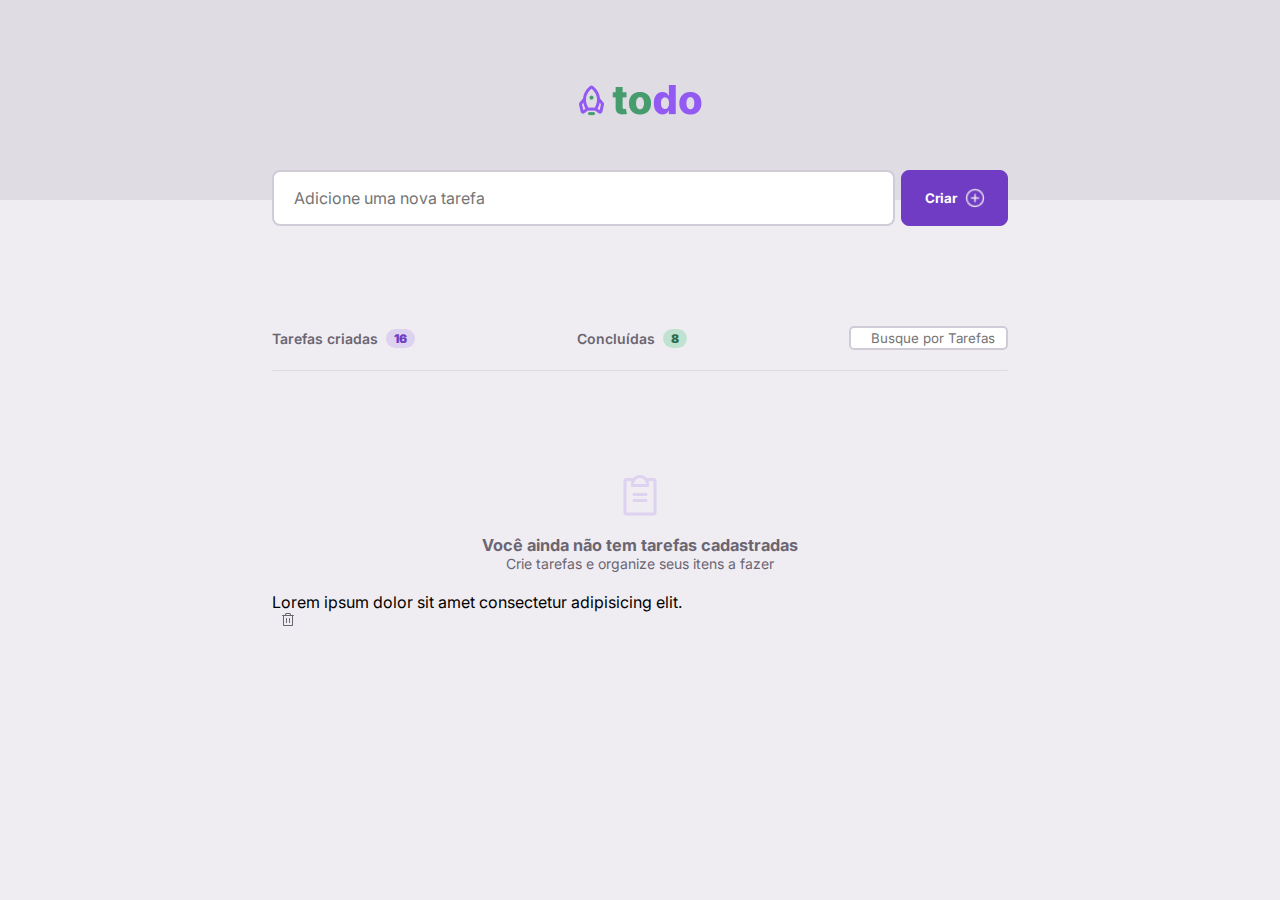
<file: index.html>
<!DOCTYPE html>
<html lang="pt-br" dir="ltr">
<head>
    <meta charset="UTF-8">
    <meta name="viewport" content="width=device-width, initial-scale=1.0">
    <title>ToDo</title>
    <link rel="stylesheet" href="assets/css/style.css">
</head>
<body>
    <header>
        <img src="assets/img/logo.png" alt="Logo ToDo List">
    </header>
    <main>
        <!-- formulário de cadastro -->
        <section class="form">
            <form id="formCadastroTarefa">
                <input type="text" 
                        name="tarefa"
                        required minlength="2" 
                        placeholder="Adicione uma nova tarefa"/>
                
                <button type="submit">
                    Criar 
                    <img src="assets/img/adicionar.png" alt="Icon Criar task">
                </button>
            </form>
        </section>
        <!-- Seção dos contadores -->
        <section class="tarefa">
            <div>
                <p>Tarefas criadas</p>
                <span id="numTarefas">16</span>
            </div>

            <div>
                <p>Concluídas</p>
                <span id="numConcluidas">8</span>
            </div>

            <div>
                <input type="text" id="inputBusca" placeholder="Busque por Tarefas">
            </div>
        </section>
        <hr>
        <!-- Lista vazia -->
         <section id="semTarefa">
            <img src="assets/img/icone-sem-tarefa.png" alt="Icon sem Tarefa">
            <div>
                <h3>Você ainda não tem tarefas cadastradas</h3>
                <p>Crie tarefas e organize seus itens a fazer</p>
            </div>
         </section>

         <!-- Lista com Tarefas -->
          <section id="listaTarefas">
            <div>
                <button title="Concluir Tarefa"></button>
                <p>Lorem ipsum dolor sit amet consectetur adipisicing elit.</p>
                <button title="Excluir Tarefa"></button>
                <img src="assets/img/lixeira.png" alt="Icon Lixeira">
            </div>
          </section>
    </main>
    <script src="assets/js/app.js"></script>
</body>
</html>
</file>
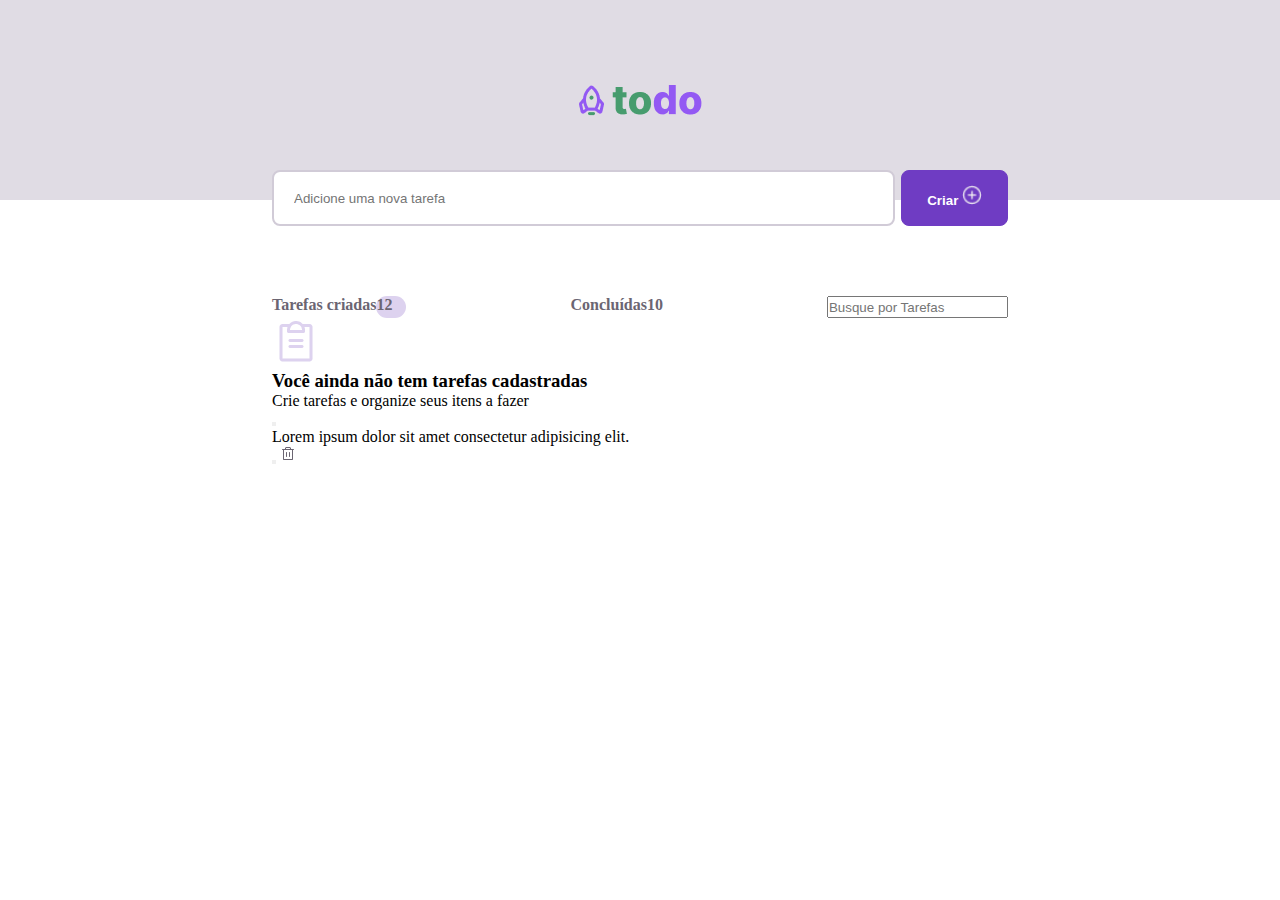
<file: projeto/index.html>
<!DOCTYPE html>
<html lang="pt-br" dir="ltr">
<head>
    <meta charset="UTF-8">
    <meta name="viewport" content="width=device-width, initial-scale=1.0">
    <title>ToDo</title>
    <link rel="stylesheet" href="assets/css/style.css">
</head>
<body>
    <header>
        <img src="assets/img/logo.png" alt="Logo ToDo List">
    </header>
    <main>
        <!-- formulário de cadastro -->
        <section class="form">
            <form id="formCadastroTarefa">
                <input type="text" 
                        name="tarefa"
                        required minlength="2" 
                        placeholder="Adicione uma nova tarefa"/>
                
                <button type="submit">
                    Criar 
                    <img src="assets/img/adicionar.png" alt="Icon Criar task">
                </button>
            </form>
        </section>
        <!-- Seção dos contadores -->
        <section class="tarefa">
            <div>
                <p>Tarefas criadas</p>
                <span id="numTarefas">12</span>
            </div>

            <div>
                <p>Concluídas</p>
                <span id="numConcluidas">10</span>
            </div>

            <div>
                <input type="text" id="inputBusca" placeholder="Busque por Tarefas">
            </div>
        </section>
 
        <!-- Lista vazia -->
         <section id="semTarefa">
            <img src="assets/img/icone-sem-tarefa.png" alt="Icon sem Tarefa">
            <h3>Você ainda não tem tarefas cadastradas</h3>
            <p>Crie tarefas e organize seus itens a fazer</p>
         </section>

         <!-- Lista com Tarefas -->
          <section id="listaTarefas">
            <div>
                <button title="Concluir Tarefa"></button>
                <p>Lorem ipsum dolor sit amet consectetur adipisicing elit.</p>
                <button title="Excluir Tarefa"></button>
                <img src="assets/img/lixeira.png" alt="Icon Lixeira">
            </div>
          </section>
    </main>
    <script src="assets/js/app.js"></script>
</body>
</html>
</file>
<file: assets/css/style.css>
@import url('https://fonts.googleapis.com/css2?family=Inter:ital,opsz,wght@0,14..32,100..900;1,14..32,100..900&display=swap');
:root{
    --purple-light: #DDD2EF;
    --purple-base: #9359F3;
    --purple-dark: #6F3CC3;

    --green-light: #BFE3D0;
    --green-base: #479C6E;
    --green-dark: #2D6C4A;

    --gray-100: #F0EDF2;
    --gray-200: #E5E2E9;
    --gray-330: #E0DCE4;
    --gray-400: #D1CBD7;
    --gray-500: #6B6572;
    --gray-600: #262428;

    --danger: #C2464D;

    --font-input: 16px/140% 'inter', sans-serif;
    --font-weight-input: 400;
    --text-decoration-input: none;
}

*{
    margin: 0;
    padding: 0;
    text-decoration: none;
    font-family: 'Inter', sans-serif;
}

body{
    background-color: var(--gray-100);
}
header{
    background-color: var(--gray-330);
    height: 200px;
    display: flex;
    align-items: center;
    justify-content: center;
}


main{
    max-width: 736px;
    width: 90%;
    margin: 0 auto;
}

.form {
    margin-top: -30px;
}

#formCadastroTarefa{
    display: flex;
    align-items: center;
    justify-content: center;
    gap: 6px;
}

#formCadastroTarefa input{
    font-size: 16px;
    font-weight: regular;
    width: 618px;
    height: 52px;
    border: 2px solid var(--gray-400);
    border-radius: 8px;
    padding-left: 20px;
}
#formCadastroTarefa input:focus{
    outline: none;
    border-color: var(--purple-dark);
}
#formCadastroTarefa button{
    display: flex;
    justify-content: center;
    align-items: center;
    gap: 8px;
    background-color: var(--purple-dark);
    width: 110px;
    height: 56px;
    border-radius: 8px;
    border: 1px solid var(--purple-dark);
    color: white;
    font-weight: bold;
    line-height: 140%;
}

#formCadastroTarefa button img{
    height: 20px;
    width: 20px;
}

#formCadastroTarefa button:hover{
    background-color: #9359F3;
}

.tarefa {
    margin-top: 100px;
    display: flex;
    justify-content: space-between;
}

.tarefa div{
    display: flex;
    align-items: center;
    gap: 8px;
    font-weight: 600;
    color: var(--gray-500);
    font-size: 14px;
}

#numTarefas {
    background-color: var(--purple-light);
    color: var(--purple-dark);
    font-size: 12px;
    font-weight: 900;
    border-radius: 20px;
    padding: 2px 8px;
}

#numConcluidas {
    background-color: var(--green-light);
    color: var(--green-dark);
    font-size: 12px;
    font-weight: 900;
    border-radius: 20px;
    padding: 2px 8px;
}

#inputBusca{
    width: 135px;
    border: 2px solid var(--gray-400);
    border-radius: 5px;
    padding-left: 20px;
    height: 20px;
}
#inputBusca:focus{
    outline: none;
    border-color: var(--purple-dark);
}

hr{
    margin-top: 20px;
    opacity: 0.2;
}

#semTarefa{
    display: flex;
    flex-direction: column;
    align-items: center;
    justify-content: center;
    margin-top: 100px;
    color: var(--gray-500);
    font-size: 14px;
    gap: 15px;
}
#semTarefa div{
    display: flex;
    flex-direction: column;
    align-items: center;
    justify-content: center;
}

@media (min-width: 2560px) {
  main {
    max-width: 1800px;   /* ocupa mais espaço horizontal */
    width: 95%;
  }

  header {
    height: 300px;       /* header mais alto */
  }
  header img {
    height: 150px;
  }

  #formCadastroTarefa {
    margin-top: -50px;
    gap: 12px;
  }

  #formCadastroTarefa input{
    flex: 1;
    min-width: 0;
    height: 100px;
    font-size: 40px;
    border-radius: 10px;
  }

  #formCadastroTarefa button{
    height: 100px;
    min-width: 260px;
    font-size: 40px;
    border-radius: 10px;
    gap: 10px;
  }

  #formCadastroTarefa button img{
    width: 40px;
    height: 40px;
  }

  .tarefa {
    margin-top: 120px;
  }

  .tarefa div{
    gap: 10px;
    font-size: 40px;
  }

  #numTarefas,
  #numConcluidas {
    font-size: 36px;
    padding: 6px 10px;
  }

  #inputBusca{
    width: 340px;
    height: 50px;
    font-size: 38px;
    border-radius: 8px;
  }

  hr{
    margin-top: 28px;
  }

  #semTarefa{
    margin-top: 200px;
    font-size: 40px;
    gap: 20px;
  }
  #semTarefa img {
    height: 200px;
  }
}
</file>
<file: projeto/assets/css/style.css>
@import url('https://fonts.googleapis.com/css2?family=Inter:ital,opsz,wght@0,14..32,100..900;1,14..32,100..900&display=swap');
:root{
    --purple-light: #DDD2EF;
    --purple-base: #9359F3;
    --purple-dark: #6F3CC3;

    --green-light: #BFE3D0;
    --green-base: #479C6E;
    --green-dark: #2D6C4A;

    --gray-100: #F0EDF2;
    --gray-200: #E5E2E9;
    --gray-330: #E0DCE4;
    --gray-400: #D1CBD7;
    --gray-500: #6B6572;
    --gray-600: #262428;

    --danger: #C2464D;

    --font-input: 16px/140% 'inter', sans-serif;
    --font-weight-input: 400;
    --text-decoration-input: none;
}

*{
    margin: 0;
    padding: 0;
    text-decoration: none;

}

header{
    background-color: var(--gray-330);
    height: 200px;
    display: flex;
    align-items: center;
    justify-content: center;
}


main{
    max-width: 736px;
    width: 90%;
    margin: 0 auto;
}

.form {
    margin-top: -30px;
}

#formCadastroTarefa{
    display: flex;
    align-items: center;
    justify-content: center;
    gap: 6px;
}

#formCadastroTarefa input{
    width: 618px;
    height: 52px;
    border: 2px solid var(--gray-400);
    border-radius: 8px;
    padding-left: 20px;
}
#formCadastroTarefa button{
    background-color: var(--purple-dark);
    width: 110px;
    height: 56px;
    border-radius: 8px;
    border: 1px solid var(--purple-dark);
    color: white;
    font-weight: bold;
    line-height: 140%;
}

#formCadastroTarefa button img{
    height: 20px;
    width: 20px;
}

#formCadastroTarefa button:hover{
    background-color: #9359F3;
}

.tarefa {
    margin-top: 70px;
    display: flex;
    justify-content: space-between;
}

.tarefa div{
    display: flex;
    font-weight: 600;
    color: var(--gray-500);
}

#numTarefas {
    background-color: var(--purple-light);
    border-radius: 999px;
    height: 22px;
    width: 30px;
}
</file>
